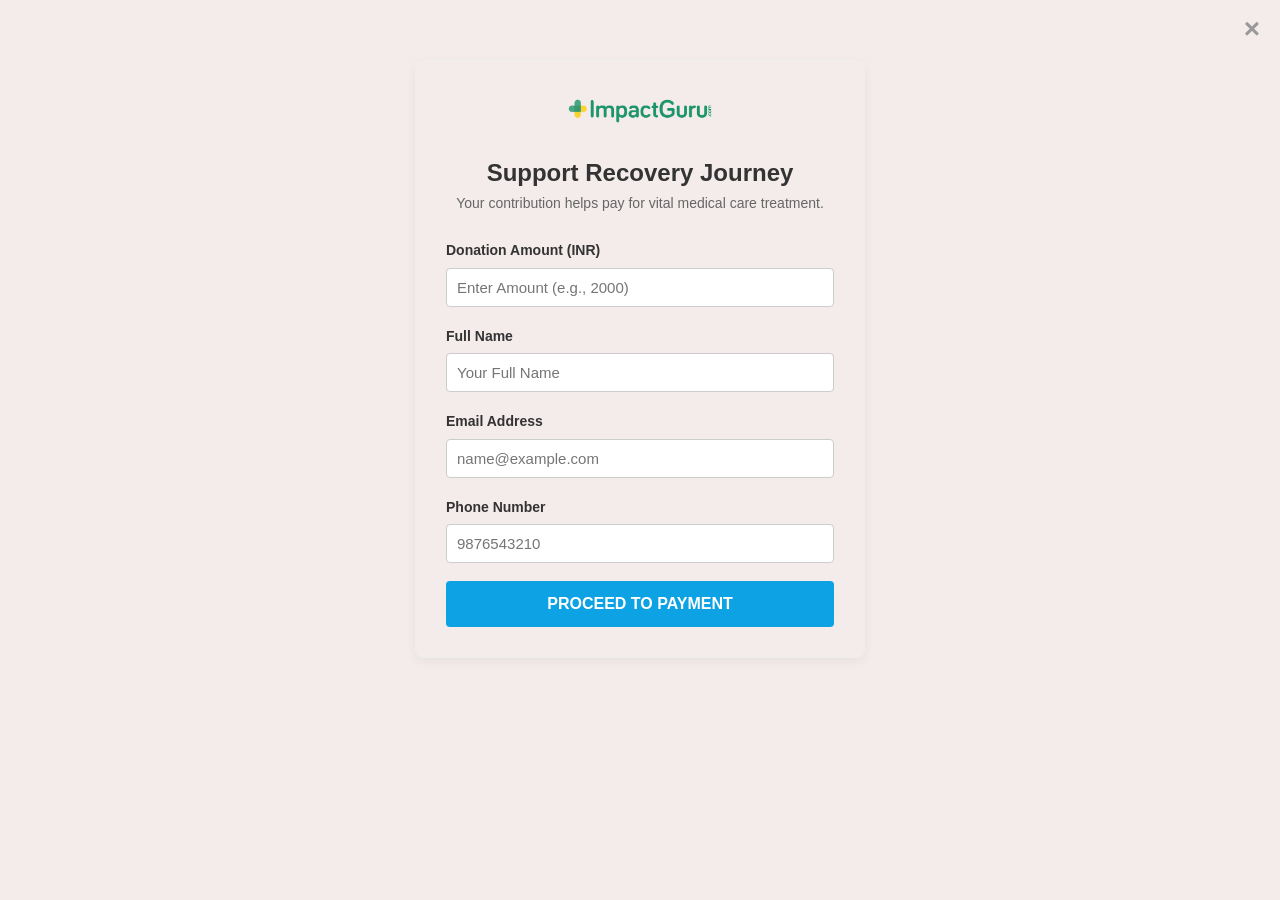
<file: donate.html>
<!DOCTYPE html>
<html lang="en">
<head>
    <meta charset="UTF-8">
    <meta name="viewport" content="width=device-width, initial-scale=1.0">
    <title>Make a Donation | ImpactGuru</title>
    <link rel="icon" type="image/x-icon" href="./images/icon.png">
    <link rel="stylesheet" href="style.css"> <link rel="stylesheet" href="https://cdnjs.cloudflare.com/ajax/libs/font-awesome/6.4.0/css/all.min.css">
    <style>

        .page-close{
            position: absolute;
            top: 15px;
            right: 20px;
            font-size: 28px;
            font-weight: bold;
            color: #999;
            line-height:1;
            cursor: pointer;
        }
       
        .donation-page-container {
            max-width: 450px;
            margin: 60px auto;
            padding: 30px;
            border: 1px solid #eee;
            border-radius: 8px;
            box-shadow: 0 4px 12px rgba(0,0,0,0.05);
            font-family: Arial, sans-serif;
        }
        .form-group { margin-bottom: 18px; }
        .form-group label { display: block; margin-bottom: 6px; font-weight: bold; font-size: 14px; color: #333; }
        .form-group input { width: 100%; padding: 10px; border: 1px solid #ccc; border-radius: 4px; box-sizing: border-box; font-size: 15px; }
        .pay-submit-btn { width: 100%; background-color: #0da2e3; color: white; border: none; padding: 14px; font-size: 16px; font-weight: bold; border-radius: 4px; cursor: pointer; text-transform: uppercase; }
        .pay-submit-btn:hover { background-color: #0c8fc9; }
    </style>
</head>
<body>

    <div class="donation-page-container">
        <a href="index.php" id="back-to-campaign-btn" class="page-close" >&times;</a> 
        <center>
            <img src="./images/impactguruLogo.png" alt="ImpactGuru" style="max-height: 40px; margin-bottom: 15px;">
            <h2>Support Recovery Journey</h2>
            <p style="color: #666; font-size: 14px; margin-bottom: 25px;">Your contribution helps pay for vital medical care treatment.</p>
        </center>

        <form id="checkout-form">
            <div class="form-group">
                <label for="donor-amount">Donation Amount (INR)</label>
                <input type="number" id="donor-amount" placeholder="Enter Amount (e.g., 2000)" min="10" required>
            </div>

            <div class="form-group">
                <label for="donor-name">Full Name</label>
                <input type="text" id="donor-name" placeholder="Your Full Name" required>
            </div>

            <div class="form-group">
                <label for="donor-email">Email Address</label>
                <input type="email" id="donor-email" placeholder="name@example.com" required>
            </div>

            <div class="form-group">
                <label for="donor-phone">Phone Number</label>
                <input type="tel" id="donor-phone" placeholder="9876543210" required>
            </div>

            <button type="button" id="pay-now-btn" class="pay-submit-btn">Proceed to Payment</button>
        </form>
    </div>

    <script src="https://checkout.razorpay.com/v1/checkout.js"></script>

    <script>
         
            const urlParams = new URLSearchParams(window.location.search);
            const campaignId = urlParams.get('campaign_id') || '1'; 

           
            const backBtn = document.getElementById("back-to-campaign-btn");
            if (backBtn) {
                backBtn.href = `index.php?id=${campaignId}`;
            }

            const payNowBtn = document.getElementById("pay-now-btn");

            if(payNowBtn) {
                payNowBtn.addEventListener('click', function () {
                    
                    const customAmount = document.getElementById("donor-amount").value;
                    const donorName = document.getElementById("donor-name").value;
                    const donorEmail = document.getElementById("donor-email").value;
                    const donorPhone = document.getElementById("donor-phone").value;

                   
                
                    if (!customAmount || !donorName || !donorEmail || !donorPhone) {
                        alert("Please complete all fields before opening the payment system.");
                        return;
                    }

                    const amountInPaise = parseFloat(customAmount) * 100;

                    try {
                        const options = {
                            key: "rzp_test_T53I1W3nMKK3Rq", 
                            amount: amountInPaise, 
                            currency: "INR",
                            name: "ImpactGuru Donor Support",
                            description: "Medical Treatment Donation",
                            prefill: {
                                name: donorName,
                                email: donorEmail,
                                contact: donorPhone
                            },
                            handler: function (response) {
                               
                                fetch("save_donation.php", {
                                    method: "POST",
                                    headers: {
                                        "Content-Type": "application/json"
                                    },
                                    body: JSON.stringify({
                                        payment_id: response.razorpay_payment_id,
                                        amount: customAmount,
                                        campaign_id: campaignId,
                                        donor_name: donorName,
                                        donor_email: donorEmail,
                                        donor_phone: donorPhone
                                    })
                                })
                                .then(res => res.text())
                                .then(data => {
                                    console.log("Logged tracking entry:", data);
                                    
                                    
                                    window.location.href = `success.php?amount=${customAmount}&payment_id=${response.razorpay_payment_id}&name=${encodeURIComponent(donorName)}&campaign_id=${campaignId}`;
                                });
                            },
                            modal: {
                                ondismiss: function () {
                                    console.log("Razorpay framework closed by donor interface anchor context.");
                                   
                                    alert("Payment cancelled. Returning to the campaign page.");
                                    window.location.href = `index.php?id=${campaignId}`;
                                }
                            }
                        };
                        
                        const rzp = new Razorpay(options);
                        rzp.open();
                    } catch (error) {
                        console.error("Razorpay payment window loop crash:", error);
                    }
                });
            }
    </script>
</body>
</html>
</file>
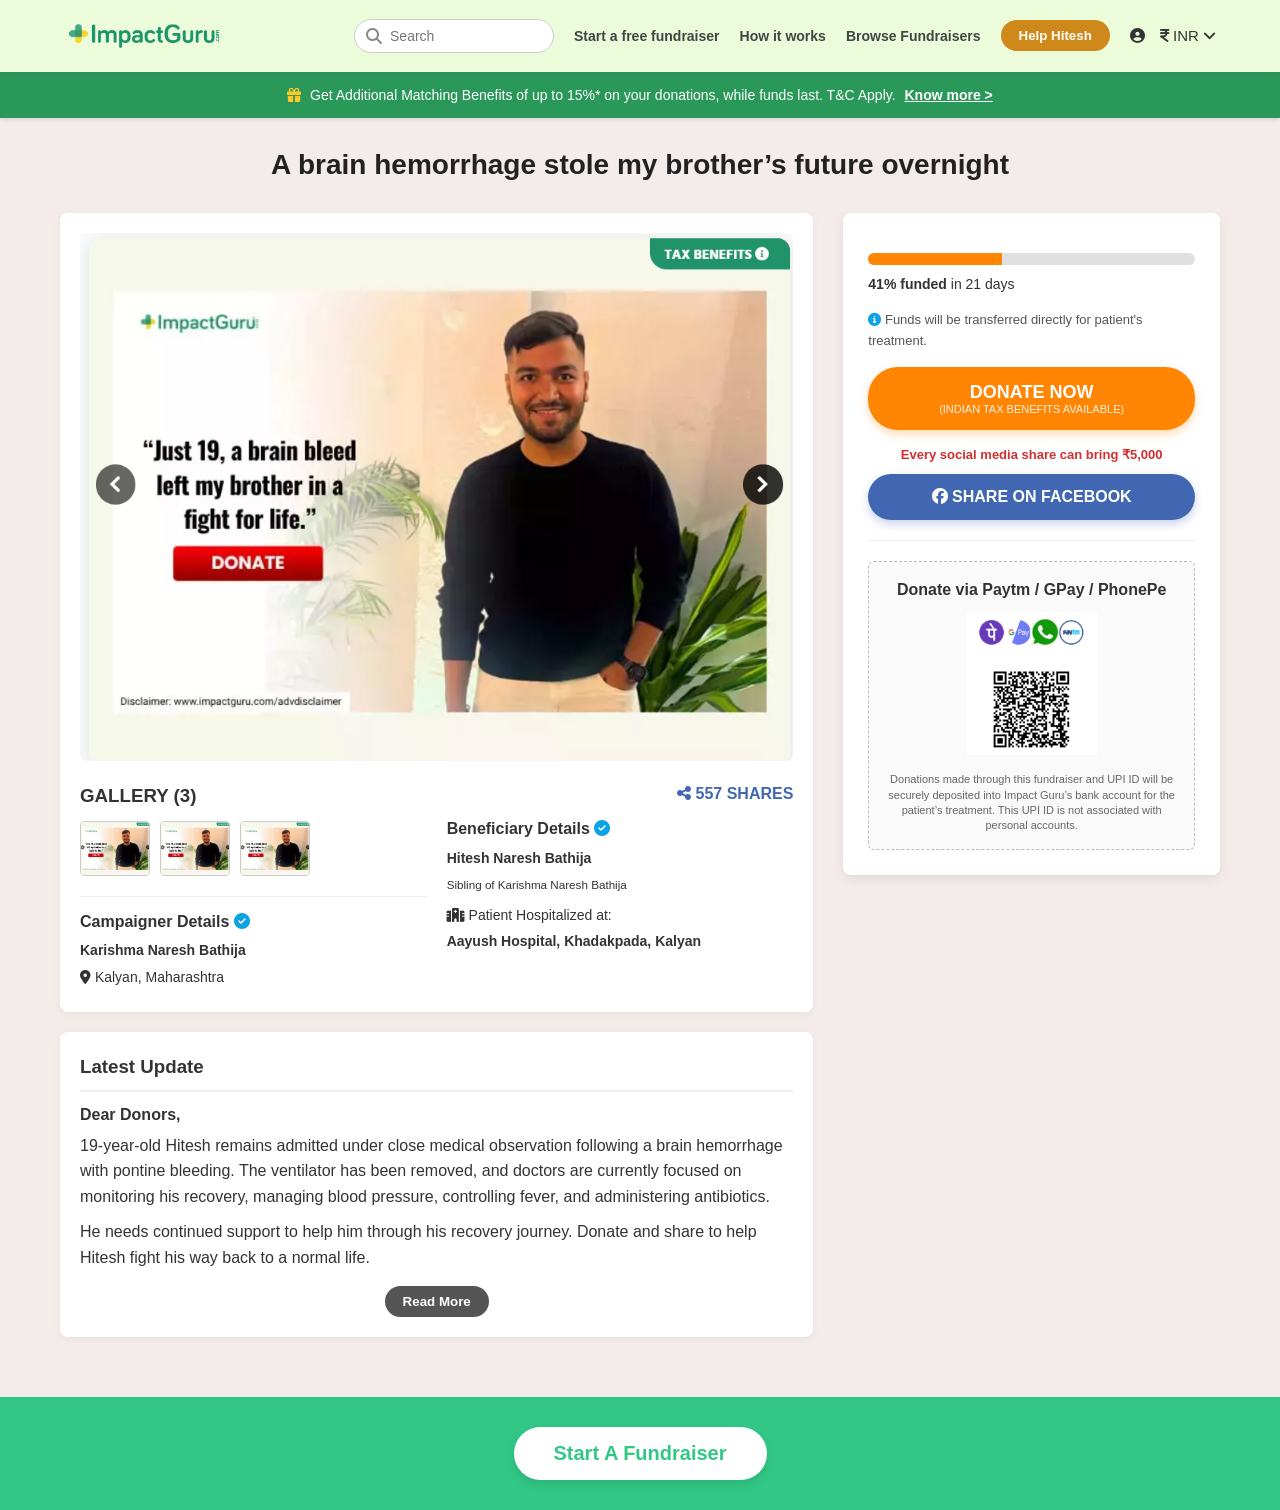
<file: index2.html>
<!DOCTYPE html>
<html lang="en">
<head>
    <meta charset="UTF-8">
    <meta name="viewport" content="width=device-width, initial-scale=1.0">
    <title>ImpactGuru Campaign</title>
    <link rel="icon" type="image/x-icon" href="./images/icon.png">
    <link rel="stylesheet" href="https://cdnjs.cloudflare.com/ajax/libs/font-awesome/6.4.0/css/all.min.css">
    
    <link rel="stylesheet" href="style.css">
</head>
<body>

    <nav class="navbar">
        <a href="#" class="logo"><img src="./images/impactguruLogo.png" alt="ImpactGuru"></a>
        
        <div class="menu-toggle" id="mobile-menu">
            <i class="fa-solid fa-bars"></i>
        </div>

        <div class="nav-menu" id="nav-menu">
            <div class="search-container">
                <i class="fa-solid fa-magnifying-glass"></i>
                <input type="text" class="search" placeholder="Search">
            </div>
            
            <a href="#" class="link">Start a free fundraiser</a>
            <a href="#" class="link">How it works</a>
            <a href="#" class="link">Browse Fundraisers</a>
            <button class="help-btn">Help Hitesh</button>
            
            <div class="nav-right-icons">
                <a href="#"><i class="fa-solid fa-circle-user"></i></a>
                <a href="#"><i class="fa-solid fa-indian-rupee-sign"></i> INR <i class="fa-solid fa-angle-down"></i></a>
            </div>
        </div>
    </nav>
    
    <div class="promo-banner">
        <i class="fa-solid fa-gift" style="color: #ffca28; margin-right: 5px;"></i>  
        Get Additional Matching Benefits of up to 15%* on your donations, while funds last. T&C Apply. 
        <a href="#">Know more &gt;</a>
    </div>

    <div class="container">
        
        <h1 class="campaign-title">A brain hemorrhage stole my brother’s future overnight</h1>
        
        <div class="main-grid">
            
            <div class="left-column">
                
                <div class="card">
                    <img src="./images/img1.png" alt="Patient Image" class="main-image">
                    
                    <div class="meta-info-section">
                        <div>
                            <h3>GALLERY (3)</h3>
                            <div class="gallery-thumbs">
                                <img src="./images/img1.png" alt="Thumb">
                                <img src="./images/img1.png" alt="Thumb">
                                <img src="./images/img1.png" alt="Thumb">
                            </div>
                            
                            <div class="info-profile">
                                <h4>Campaigner Details <i class="fa-solid fa-circle-check" style="color: #0da2e3;"></i></h4>
                                <p style="font-weight: bold; margin-top:5px;">Karishma Naresh Bathija</p>
                                <p><i class="fa-solid fa-location-dot"></i> Kalyan, Maharashtra</p>
                            </div>
                        </div>
                        
                        <div>
                            <div style="text-align: right; margin-bottom: 10px;">
                                <strong style="color: #4267B2;"><i class="fa-solid fa-share-nodes"></i> 557 SHARES</strong>
                            </div>
                            
                            <div class="info-profile" style="border-top: none; padding-top: 0; margin-top: 0;">
                                <h4>Beneficiary Details <i class="fa-solid fa-circle-check" style="color: #0da2e3;"></i></h4>
                                <p style="font-weight: bold; margin-top:5px;">Hitesh Naresh Bathija</p>
                                <p><small>Sibling of Karishma Naresh Bathija</small></p>
                                <p style="margin-top: 8px;"><i class="fa-solid fa-hospital"></i> Patient Hospitalized at:</p>
                                <p><strong>Aayush Hospital, Khadakpada, Kalyan</strong></p>
                            </div>
                        </div>
                    </div>
                </div>

                <div class="card">
                    <h3 style="margin-bottom: 10px; border-bottom: 2px solid #eee; padding-bottom: 8px;">Latest Update</h3>
                    <p><strong>Dear Donors,</strong></p>
                    <p style="margin-top: 5px;">19-year-old Hitesh remains admitted under close medical observation following a brain hemorrhage with pontine bleeding. The ventilator has been removed, and doctors are currently focused on monitoring his recovery, managing blood pressure, controlling fever, and administering antibiotics.</p>
                    <p style="margin-top: 10px;">He needs continued support to help him through his recovery journey. Donate and share to help Hitesh fight his way back to a normal life.</p>
                    <button class="help-btn" style="display:block; margin: 15px auto 0 auto; background: #555;">Read More</button>
                </div>

            </div>

            <div class="right-column">
                
                <div class="donation-box">
                    <div class="progress-container">
                        <div class="custom-progress-bar">
                            <div class="progress-fill"></div>
                        </div>
                        <p style="font-size: 14px;"><strong>41% funded</strong> in 21 days</p>
                    </div>
                    
                    <p style="font-size: 13px; color: #555; margin-top: 10px;">
                        <i class="fa-solid fa-circle-info" style="color:#0da2e3;"></i> Funds will be transferred directly for patient's treatment.
                    </p>
                    
                    <button class="btn-donate">
                        DONATE NOW
                        <span>(INDIAN TAX BENEFITS AVAILABLE)</span>
                    </button>
                    
                    <p style="text-align: center; font-size: 13px; margin-bottom: 8px; font-weight: bold; color: #d32f2f;">
                        Every social media share can bring ₹5,000
                    </p>
                    
                    <button class="btn-share">
                        <i class="fa-brands fa-facebook"></i> SHARE ON FACEBOOK
                    </button>
                    
                    <hr style="margin: 20px 0; border: 0; border-top: 1px solid #eee;">
                    
                    <div class="qr-box">
                        <h4>Donate via Paytm / GPay / PhonePe</h4>
                        <img src="./images/img3.png" alt="UPI QR Code">
                        <p>Donations made through this fundraiser and UPI ID will be securely deposited into Impact Guru’s bank account for the patient’s treatment. This UPI ID is not associated with personal accounts.</p>
                    </div>
                </div>

            </div>
            
        </div>
    </div>

    <div class="bottom-banner">
        <button class="btn-footer">Start A Fundraiser</button>
    </div>

    <script>
        const mobileMenuBtn = document.getElementById('mobile-menu');
        const navMenu = document.getElementById('nav-menu');
        const menuIcon = mobileMenuBtn.querySelector('i');

        mobileMenuBtn.addEventListener('click', () => {
            navMenu.classList.toggle('active');
            
            // Switch icons between Hamburger (bars) and Close (xmark)
            if (navMenu.classList.contains('active')) {
                menuIcon.classList.replace('fa-bars', 'fa-xmark');
            } else {
                menuIcon.classList.replace('fa-xmark', 'fa-bars');
            }
        });
    </script>
</body>
</html>
</file>
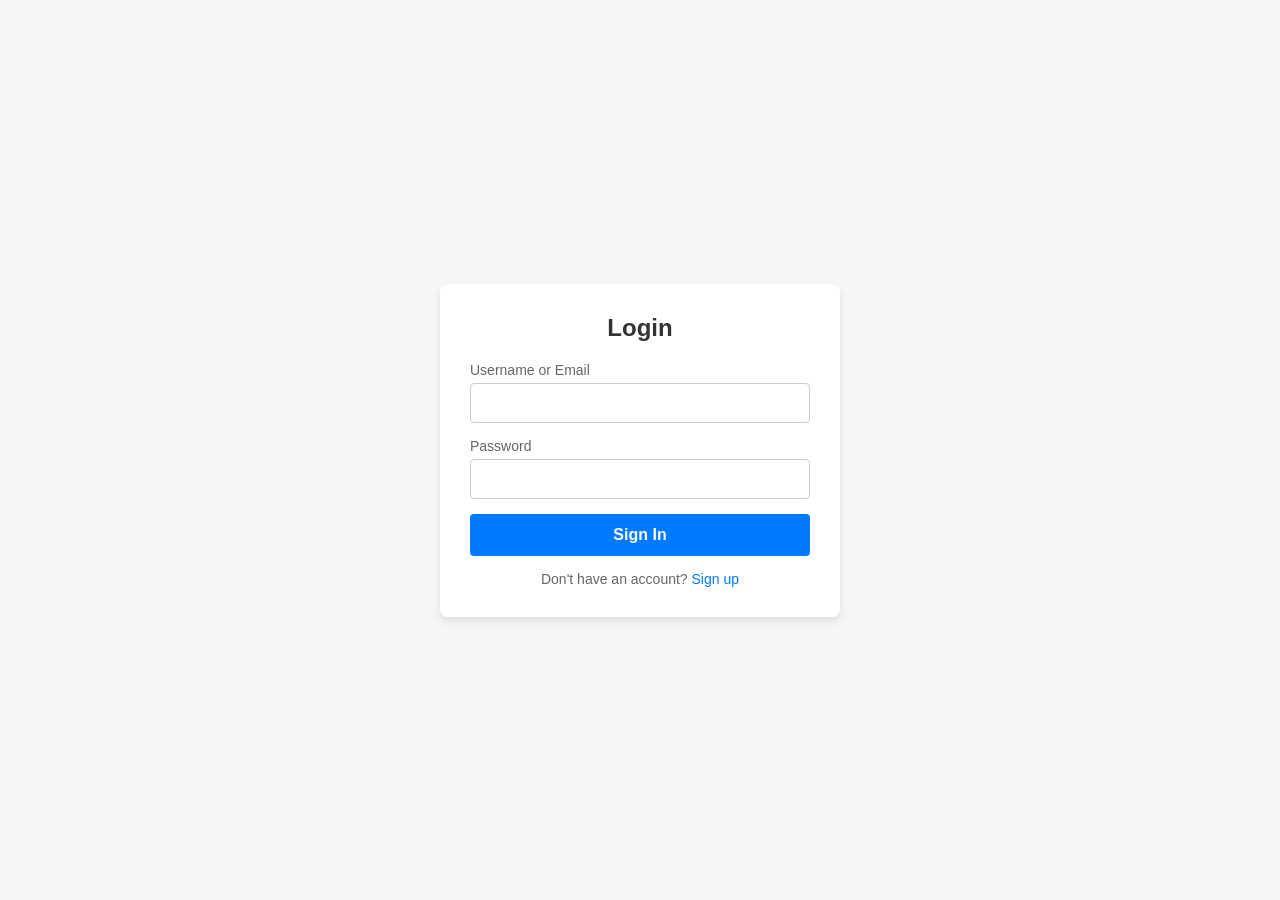
<file: login_page.html>
<!DOCTYPE html>
<html lang="en">
<head>
    <meta charset="UTF-8">
    <meta name="viewport" content="width=device-width, initial-scale=1.0">
    <title>Simple Login Page</title>
    <link rel="stylesheet" href="login_page.css">
</head>
<body>
    <div class="login-container">
        <h2>Login</h2>
        <form action="login.php" method="post">
            <div class="input-group">
                <label for="username">Username or Email</label>
                <input type="text" id="username" name="login_input" required>
            </div>
            <div class="input-group">
                <label for="password">Password</label>
                <input type="password" id="password" name="password" required>
            </div>
            <button type="submit" class="login-btn">Sign In</button>
            <p class="signup-link">Don't have an account? <a href="signup.html">Sign up</a></p>
        </form>
    </div>
</body>
</html>
</file>
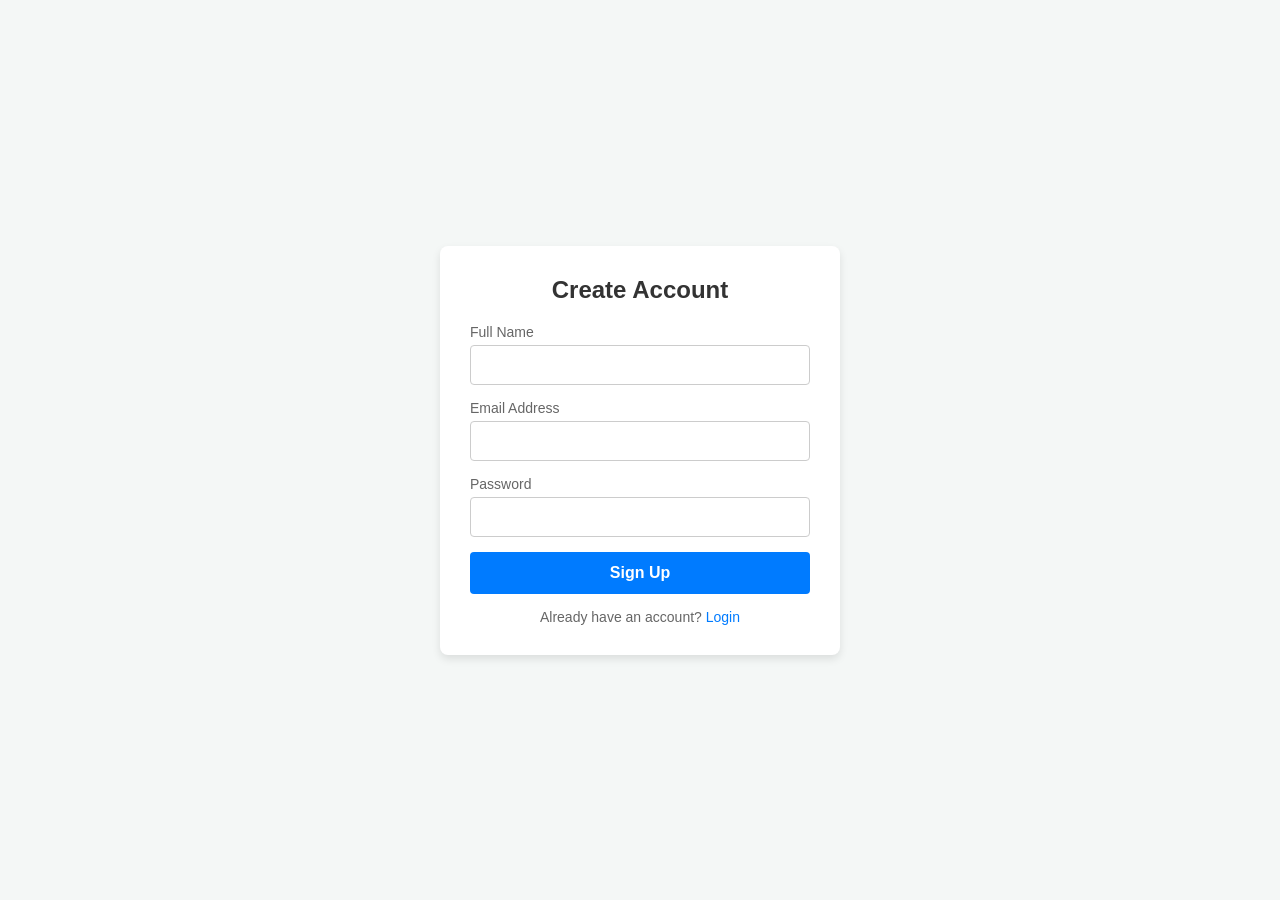
<file: signup.html>
<!DOCTYPE html>
<html lang="en">
<head>
    <meta charset="UTF-8">
    <meta name="viewport" content="width=device-width, initial-scale=1.0">
    <title>Simple Sign Up Page</title>
    <link rel="stylesheet" href="login_page.css">
</head>
<body>
    <div class="login-container">
        <h2>Create Account</h2>
        <form action="signup.php" method="post">
            <div class="input-group">
                <label for="name">Full Name</label>
                <input type="text" name="name" required>
            </div>
            <div class="input-group">
                <label for="email">Email Address</label>
                <input type="email" name="email" required>
            </div>
            <div class="input-group">
                <label for="password">Password</label>
                <input type="password" name="password" required>
            </div>
            <button type="submit" class="login-btn">Sign Up</button>
            <p class="signup-link">Already have an account? <a href="login_page.html">Login</a></p>
        </form>
    </div>
</body>
</html>
</file>
<file: style.css>
/* --- RESET & UTILITIES --- */
        * {
            margin: 0;
            padding: 0;
            box-sizing: border-box;
            font-family: Arial, sans-serif;
        }
        body {
            background-color: #f4ebeb;
            color: #333;
            line-height: 1.6;
        }
        a {
            text-decoration: none;
            color: inherit;
        }

        /* --- STICKY NAVIGATION BAR --- */
        .navbar {
            display: flex;
            justify-content: space-between;
            align-items: center;
            padding: 15px 5%;
            background: #ecfcda;
            box-shadow: 0 2px 5px rgba(0,0,0,0.05);
            position: sticky;
            top: 0;
            z-index: 1000;
        }
        .logo img {
            width: 160px;
            display: block;
        }
        .menu-toggle {
            display: none;
            font-size: 24px;
            cursor: pointer;
            color: #333;
        }
        .nav-menu {
            display: flex;
            align-items: center;
            gap: 20px;
        }
        .search-container {
            position: relative;
            display: flex;
            align-items: center;
        }
        .search-container input {
            padding: 8px 16px 8px 35px;
            border: 1px solid #ccc;
            border-radius: 20px;
            font-size: 14px;
            outline: none;
            width: 200px;
            transition: all 0.3s ease;
        }
        .search-container input:focus {
            border-color: #20b2aa;
            width: 240px;
        }
        .search-container .fa-magnifying-glass {
            position: absolute;
            left: 12px;
            color: #888;
        }
        .nav-menu .link {
            font-size: 14px;
            font-weight: 600;
            color: #444;
            transition: color 0.2s;
        }
        .nav-menu .link:hover {
            color: #1c938e;
        }
        .help-btn {
            background-color: #ce891a;
            color: #fff;
            border: none;
            padding: 8px 18px;
            font-weight: 600;
            border-radius: 25px;
            cursor: pointer;
            transition: background 0.2s, transform 0.1s;
        }
        .help-btn:hover {
            background-color: #b57511;
            transform: translateY(-1px);
        }
        .nav-right-icons {
            display: flex;
            align-items: center;
            gap: 15px;
            font-size: 15px;
        }

        /* --- HERO PROMO BANNER --- */
        .promo-banner {
            background-color: #299859;
            color: #fff;
            text-align: center;
            padding: 12px 20px;
            font-size: 14px;
            box-shadow: 0 2px 4px rgba(0,0,0,0.1);
        }
        .promo-banner a {
            color: #fff;
            text-decoration: underline;
            font-weight: bold;
            margin-left: 5px;
        }

        /* --- MAIN CONTENT WRAPPER --- */
        .container {
            max-width: 1200px;
            margin: 20px auto;
            padding: 0 20px;
        }
        .campaign-title {
            text-align: center;
            margin: 25px 0;
            font-size: 28px;
            font-weight: bold;
            color: #222;
        }

        /* --- TWO-COLUMN GRID --- */
        .main-grid {
            display: grid;
            grid-template-columns: 2fr 1fr;
            gap: 30px;
            margin-bottom: 30px;
        }

        /* Left Side Cards */
        .card {
            background: #fff;
            border-radius: 8px;
            padding: 20px;
            margin-bottom: 20px;
            box-shadow: 0 2px 8px rgba(0,0,0,0.05);
        }
        .main-image {
            width: 100%;
            border-radius: 6px;
            display: block;
        }

        /* Right Side Widget Box */
        .donation-box {
            background: #fff;
            border-radius: 8px;
            padding: 25px;
            position: sticky;
            top: 90px;
            height: fit-content;
            box-shadow: 0 4px 12px rgba(0,0,0,0.08);
        }
        
        /* --- PROGRESS METER & STATS --- */
        .progress-container {
            margin: 15px 0;
        }
        .custom-progress-bar {
            background: #e0e0e0;
            border-radius: 10px;
            height: 12px;
            width: 100%;
            overflow: hidden;
            margin-bottom: 8px;
        }
        .progress-fill {
            background: #ff8502;
            height: 100%;
            width: 41%; /* Dynamic bar width matching stats */
        }
        
        /* --- ACTION BUTTONS --- */
        .btn-donate {
            display: block;
            text-align: center;
            box-sizing: border-box;
            background-color: #ff8502;
            color: white;
            border: none;
            width: 100%;
            padding: 15px;
            font-size: 18px;
            font-weight: bold;
            border-radius: 30px;
            cursor: pointer;
            margin: 15px 0;
            box-shadow: 0 4px 10px rgba(255, 133, 2, 0.3);
        }
        .btn-donate span {
            display: block;
            font-size: 11px;
            font-weight: normal;
            opacity: 0.9;
        }
        .btn-share {
            background-color: #4267B2;
            color: white;
            border: none;
            width: 100%;
            padding: 14px;
            font-size: 16px;
            font-weight: bold;
            border-radius: 30px;
            cursor: pointer;
            box-shadow: 0 4px 10px rgba(66, 103, 178, 0.3);
        }

        /* --- GALLERY AND PROFILES GRID --- */
        .meta-info-section {
            display: grid;
            grid-template-columns: 1fr 1fr;
            gap: 20px;
            margin-top: 20px;
        }
        .gallery-thumbs {
            display: flex;
            gap: 10px;
            margin: 10px 0 20px 0;
        }
        .gallery-thumbs img {
            width: 70px;
            height: 55px;
            object-fit: cover;
            border-radius: 4px;
            border: 1px solid #ccc;
        }
        .info-profile {
            border-top: 1px solid #eee;
            padding-top: 12px;
            margin-top: 12px;
        }
        .info-profile p {
            margin-bottom: 4px;
            font-size: 14px;
        }

        /* QR Payment Box */
        .qr-box {
            text-align: center;
            border: 1px dashed #bbb;
            padding: 15px;
            border-radius: 6px;
            background: #fafafa;
        }
        .qr-box img {
            width: 130px;
            margin: 10px 0;
        }
        .qr-box p {
            font-size: 11px;
            color: #666;
            line-height: 1.4;
        }

        /* --- BOTTOM FOOTER BANNER --- */
        .bottom-banner {
            background-color: #32C785;
            padding: 30px;
            text-align: center;
            margin-top: 40px;
        }
        .btn-footer {
            background: #fff;
            border: none;
            color: #32C785;
            padding: 15px 40px;
            font-size: 20px;
            font-weight: bold;
            border-radius: 30px;
            cursor: pointer;
            box-shadow: 0 4px 10px rgba(0,0,0,0.1);
        }

       /* --- MEDIA QUERIES (MOBILE RESPONSIVENESS) --- */
@media screen and (max-width: 992px) {
    .menu-toggle {
        display: block;
    }
    
    .nav-menu {
        display: flex;
        flex-direction: column;
        position: absolute;
        top: 100%;
        left: 0;
        width: 100%;
        background-color: #ecfcda;
        padding: 20px;
        padding-bottom: 40px; /* FIXED: Adds breathing space at the bottom for dropdown mechanics */
        gap: 15px;
        box-shadow: 0 4px 8px rgba(0,0,0,0.1);
        align-items: stretch;
        z-index: 9999;        /* FIXED: Keeps the entire nav drawer on top of page cards */
        
        /* Hidden states */
        max-height: 0;
        opacity: 0;
        overflow: hidden;
        transition: max-height 0.3s ease-in-out, opacity 0.2s ease;
    }
    
    .nav-menu.active {
        max-height: 600px; /* FIXED: Increased slightly to comfortably room expanded contents */
        opacity: 1;
        overflow: visible; /* FIXED: Critical so dropdown menus aren't cut off inside the drawer */
    }
    
    .search-container input {
        width: 100%;
    }
    
    .search-container input:focus {
        width: 100%;
    }
    
    .nav-right-icons {
        display: flex;
        gap: 20px;
        justify-content: center;
        padding-top: 15px;
        border-top: 1px solid #d4ebd2;
    }
    
    /* FIXED: Force currency menu to open UPWARDS on mobile layouts so it stays inside view */
    .currency-dropdown .dropdown-menu {
        bottom: 100%;
        top: auto;
        margin-bottom: 10px;
        box-shadow: 0px -4px 12px rgba(0, 0, 0, 0.15);
    }
    
    /* Forces the layout to collapse into 1 stacked column on mobile/tablet */
    .main-grid {
        grid-template-columns: 1fr; 
        gap: 20px;
    }
    
    .donation-box {
        position: static;
    }
}

@media screen and (max-width: 600px) {
    .meta-info-section {
        grid-template-columns: 1fr;
    }
    .campaign-title {
        font-size: 22px;
    }
}


/*--popup modal styles--*/
.modal-overlay {
    position: fixed;
    top: 0;
    left: 0;
    width: 100%;
    height: 100%;
    background-color: rgba(0, 0, 0, 0.6);
    z-index: 10000; /* FIXED: Kept higher than mobile menu layer (9999) */
    display: flex;
    justify-content: center;
    align-items: center;
    opacity: 0;
    pointer-events: none;
    transition: opacity 0.3s ease;
}

.modal-overlay.show {
    opacity: 1;
    pointer-events: auto;
}

.modal-box {
    background: #fff;
    width: 90%;
    max-width: 450px;
    border-radius: 12px;
    overflow: hidden;
    position: relative;
    box-shadow: 0 10px 25px rgba(0,0,0,0.3);
    display: flex;
    flex-direction: column;
    animation: popupScale 0.3s ease-out;
}

@keyframes popupScale {
    from { transform: scale(0.9); opacity: 0; }
    to { transform: scale(1); opacity: 1; }
}

/* Close icon positioning directly on top of everything */
.modal-close {
    position: absolute;
    top: 12px;
    right: 15px;
    font-size: 28px;
    font-weight: bold;
    color: #fff;
    cursor: pointer;
    z-index: 100;
    line-height: 1;
    text-shadow: 0 1px 4px rgba(0,0,0,0.6);
    transition: color 0.2s;
}
.modal-close:hover {
    color: #ff8502;
}

/* Handles banner grouping */
.modal-banner-section {
    position: relative;
    width: 100%;
    background: #000;
}

.modal-img {
    width: 100%;
    height: auto;
    display: block;
    opacity: 0.85; /* Darkens image slightly so white text pops */
}

/* Positions text overlay precisely at the bottom left of the image container */
.modal-image-overlay {
    position: absolute;
    bottom: 0;
    left: 0;
    width: 100%;
    padding: 20px;
    background: linear-gradient(transparent, rgba(0,0,0,0.85));
    box-sizing: border-box;
}

.modal-image-overlay h2 {
    color: #fff;
    font-size: 16px;
    font-weight: bold;
    line-height: 1.4;
    margin-bottom: 10px;
}

.modal-save-btn {
    background: #e53935;
    color: #fff;
    border: none;
    padding: 6px 16px;
    font-size: 11px;
    font-weight: bold;
    border-radius: 4px;
    cursor: pointer;
    letter-spacing: 0.5px;
}

/* Lower descriptive content container */
.modal-content {
    padding: 25px 20px;
    text-align: center;
    background: #fff;
}

.modal-heading-text {
    font-size: 14px;
    color: #666;
    margin-bottom: 6px;
}

.modal-patient-name {
    font-size: 18px;
    font-weight: bold;
    color: #222;
    margin-bottom: 20px;
}

.modal-donate-btn {
    background-color: #ff8502;
    color: white;
    border: none;
    width: 100%;
    max-width: 280px;
    padding: 12px;
    font-size: 16px;
    font-weight: bold;
    border-radius: 25px;
    cursor: pointer;
    box-shadow: 0 4px 10px rgba(255, 133, 2, 0.25);
    display: inline-block;
}

.modal-or {
    margin: 10px 0;
    font-size: 12px;
    color: #999;
}

.modal-alt-amount {
    color: #1c938e;
    font-weight: bold;
    font-size: 14px;
    text-decoration: none;
    display: inline-block;
}
.modal-alt-amount:hover {
    text-decoration: underline;
}


/* --- NAVBAR DROPDOWN SYSTEM --- */

/* Parent wrapper alignment context */
.dropdown {
    position: relative;
    display: inline-block;
}

.dropdown-trigger {
    display: flex;
    align-items: center;
    gap: 4px;
    cursor: pointer;
    padding: 5px 0;
    font-weight: 600;
    color: #444;
}

.arrow-icon {
    font-size: 11px;
    transition: transform 0.2s ease;
}

/* Hidden container card directly beneath the element link */
.dropdown-menu {
    display: none;
    position: absolute;
    top: 100%;
    right: 0;
    background-color: #ffffff;
    min-width: 130px;
    box-shadow: 0px 4px 12px rgba(0, 0, 0, 0.15);
    border-radius: 6px;
    padding: 6px 0;
    z-index: 1500;
    border: 1px solid #e2e8f0;
}

/* Fixed sizing layout configuration specific to the long currencies menu */
.scrollable-menu {
    min-width: 110px;
    max-height: 240px;
    overflow-y: auto; /* Adds a clean vertical scrollbar */
}

/* Single line context options row styling */
.dropdown-item {
    display: flex;
    align-items: center;
    gap: 10px;
    padding: 10px 16px;
    font-size: 14px;
    color: #333333;
    font-weight: 500;
    text-align: left;
    transition: background 0.2s ease, color 0.2s ease;
}

.dropdown-item:hover {
    background-color: #f7fafc;
    color: #1c938e;
}

.dropdown-item i {
    font-size: 14px;
    width: 16px;
    text-align: center;
    color: #718096;
}

/* --- TRIGGER ACTION: VISIBLE STATES ON HOVER --- */
.dropdown:hover .dropdown-menu {
    display: block;
}

/* Subtle accent transformation trick flipping the dropdown arrow upwards */
.dropdown:hover .arrow-icon {
    transform: rotate(180deg);
}

/* Quick custom styling fix for scrolling bars inside the currency card */
.scrollable-menu::-webkit-scrollbar {
    width: 6px;
}
.scrollable-menu::-webkit-scrollbar-thumb {
    background-color: #cbd5e0;
    border-radius: 3px;
}


/* ==========================================================================
   CAMPAIGN CREATION FORM STYLES
   ========================================================================== */

.campaign-form-body {
    background-color: #f4f7f6;
    margin: 0;
    font-family: 'Segoe UI', Arial, sans-serif;
}

.form-header {
    background: #ffffff;
    box-shadow: 0 2px 8px rgba(0,0,0,0.06);
    padding: 15px 20px;
    position: sticky;
    top: 0;
    z-index: 1000;
}

.form-header-container {
    max-width: 1000px;
    margin: 0 auto;
    display: flex;
    justify-content: space-between;
    align-items: center;
}

.form-logo {
    font-size: 22px;
    font-weight: 700;
    color: #1c938e;
    text-decoration: none;
}

.exit-btn {
    text-decoration: none;
    color: #666;
    font-weight: 600;
    font-size: 15px;
    transition: color 0.2s;
}
.exit-btn:hover {
    color: #ef4444;
}

.form-page-wrapper {
    padding: 40px 20px;
    display: flex;
    justify-content: center;
}

.form-card {
    background: #ffffff;
    width: 100%;
    max-width: 650px;
    border-radius: 12px;
    box-shadow: 0 4px 20px rgba(0,0,0,0.04);
    padding: 35px;
    box-sizing: border-box;
}

.form-card-header {
    margin-bottom: 30px;
    border-bottom: 1px solid #eef2f5;
    padding-bottom: 20px;
}

.form-card-header h2 {
    color: #222;
    font-size: 26px;
    margin-bottom: 8px;
}

.form-card-header p {
    color: #666;
    font-size: 15px;
    line-height: 1.4;
}

.form-section {
    margin-bottom: 30px;
}

.form-section h3 {
    font-size: 17px;
    color: #1c938e;
    margin-bottom: 15px;
    display: flex;
    align-items: center;
    gap: 8px;
    border-bottom: 1px dashed #e2e8f0;
    padding-bottom: 6px;
}

.input-field-group {
    margin-bottom: 20px;
    display: flex;
    flex-direction: column;
}

.input-field-group label {
    font-size: 14px;
    font-weight: 600;
    color: #475569;
    margin-bottom: 8px;
}

.input-field-group input[type="text"],
.input-field-group input[type="number"],
.input-field-group select {
    padding: 12px 14px;
    border: 1px solid #cbd5e1;
    border-radius: 6px;
    font-size: 15px;
    outline: none;
    transition: border-color 0.2s;
    background: #fff;
}

.input-field-group input:focus,
.input-field-group select:focus {
    border-color: #1c938e;
}

/* Custom layout setup for currency prefix symbol inside target box */
.currency-input-wrapper {
    display: flex;
    align-items: center;
    border: 1px solid #cbd5e1;
    border-radius: 6px;
    overflow: hidden;
}
.currency-input-wrapper:focus-within {
    border-color: #1c938e;
}
.currency-prefix {
    background: #f1f5f9;
    padding: 12px 16px;
    font-weight: bold;
    color: #475569;
    border-right: 1px solid #cbd5e1;
}
.currency-input-wrapper input {
    border: none !important;
    flex: 1;
}

/* Drag and drop image visual area styling rules */
.upload-dropzone {
    border: 2px dashed #cbd5e1;
    border-radius: 8px;
    padding: 30px;
    text-align: center;
    background: #f8fafc;
    cursor: pointer;
    position: relative;
    transition: background 0.2s, border-color 0.2s;
}
.upload-dropzone:hover {
    background: #f1f5f9;
    border-color: #1c938e;
}
.upload-icon {
    font-size: 36px;
    color: #94a3b8;
    margin-bottom: 10px;
}
.upload-main-text {
    font-size: 15px;
    font-weight: 600;
    color: #334155;
    margin-bottom: 4px;
}
.upload-sub-text {
    font-size: 12px;
    color: #64748b;
}

/* Hidden dynamic preview box element layer container rules */
.image-preview-holder {
    display: none;
    position: absolute;
    top: 0;
    left: 0;
    width: 100%;
    height: 100%;
    background: #fff;
    border-radius: 8px;
    overflow: hidden;
    padding: 8px;
    box-sizing: border-box;
}
#upload-preview {
    width: 100%;
    height: 100%;
    object-fit: cover;
    border-radius: 6px;
}
.remove-img-btn {
    position: absolute;
    top: 12px;
    right: 12px;
    background: rgba(0,0,0,0.7);
    color: #fff;
    border: none;
    width: 28px;
    height: 28px;
    border-radius: 50%;
    font-size: 18px;
    cursor: pointer;
    line-height: 24px;
}

/* Validation error labels placeholder engine styles */
.validation-error-text {
    color: #ef4444;
    font-size: 13px;
    font-weight: 500;
    margin-top: 5px;
    display: none;
}

.launch-campaign-btn {
    width: 100%;
    background: #1cb390;
    color: #fff;
    border: none;
    padding: 15px;
    font-size: 16px;
    font-weight: 700;
    border-radius: 6px;
    cursor: pointer;
    box-shadow: 0 4px 12px rgba(28, 179, 144, 0.2);
    margin-top: 10px;
    transition: background 0.2s;
}
.launch-campaign-btn:hover {
    background: #179d7e;
}

@media (max-width: 768px) {
    .form-card {
        padding: 20px;
    }
}
</file>
<file: login_page.css>
/* Basic Reset */
* {
    margin: 0;
    padding: 0;
    box-sizing: border-box;
    font-family: 'Segoe UI', Tahoma, Geneva, Verdana, sans-serif;
}

/* Center the login box vertically and horizontally */
body {
    display: flex;
    justify-content: center;
    align-items: center;
    min-height: 100vh;
    background-color: #f4f7f6;
}

/* Container for the login form */
.login-container {
    background-color: #ffffff;
    padding: 30px;
    border-radius: 8px;
    box-shadow: 0 4px 8px rgba(0, 0, 0, 0.1);
    width: 100%;
    max-width: 400px;
}

.login-container h2 {
    margin-bottom: 20px;
    text-align: center;
    color: #333333;
}

/* Input groups (label + input) */
.input-group {
    margin-bottom: 15px;
}

.input-group label {
    display: block;
    margin-bottom: 5px;
    color: #666666;
    font-size: 14px;
}

.input-group input {
    width: 100%;
    padding: 10px;
    border: 1px solid #ccc;
    border-radius: 4px;
    font-size: 16px;
    outline: none;
}

/* Focus effect for inputs */
.input-group input:focus {
    border-color: #007bff;
}

/* Options row (Remember me & Forgot password) */
.options {
    display: flex;
    justify-content: space-between;
    align-items: center;
    font-size: 14px;
    margin-bottom: 20px;
}

.options a {
    color: #007bff;
    text-decoration: none;
}

.options a:hover {
    text-decoration: underline;
}

/* Login Button */
.login-btn {
    width: 100%;
    padding: 12px;
    background-color: #007bff;
    color: white;
    border: none;
    border-radius: 4px;
    font-size: 16px;
    cursor: pointer;
    font-weight: bold;
}

.login-btn:hover {
    background-color: #0056b3;
}

/* Footer signup link */
.signup-link {
    text-align: center;
    margin-top: 15px;
    font-size: 14px;
    color: #666666;
}

.signup-link a {
    color: #007bff;
    text-decoration: none;
}

.signup-link a:hover {
    text-decoration: underline;
}
</file>
